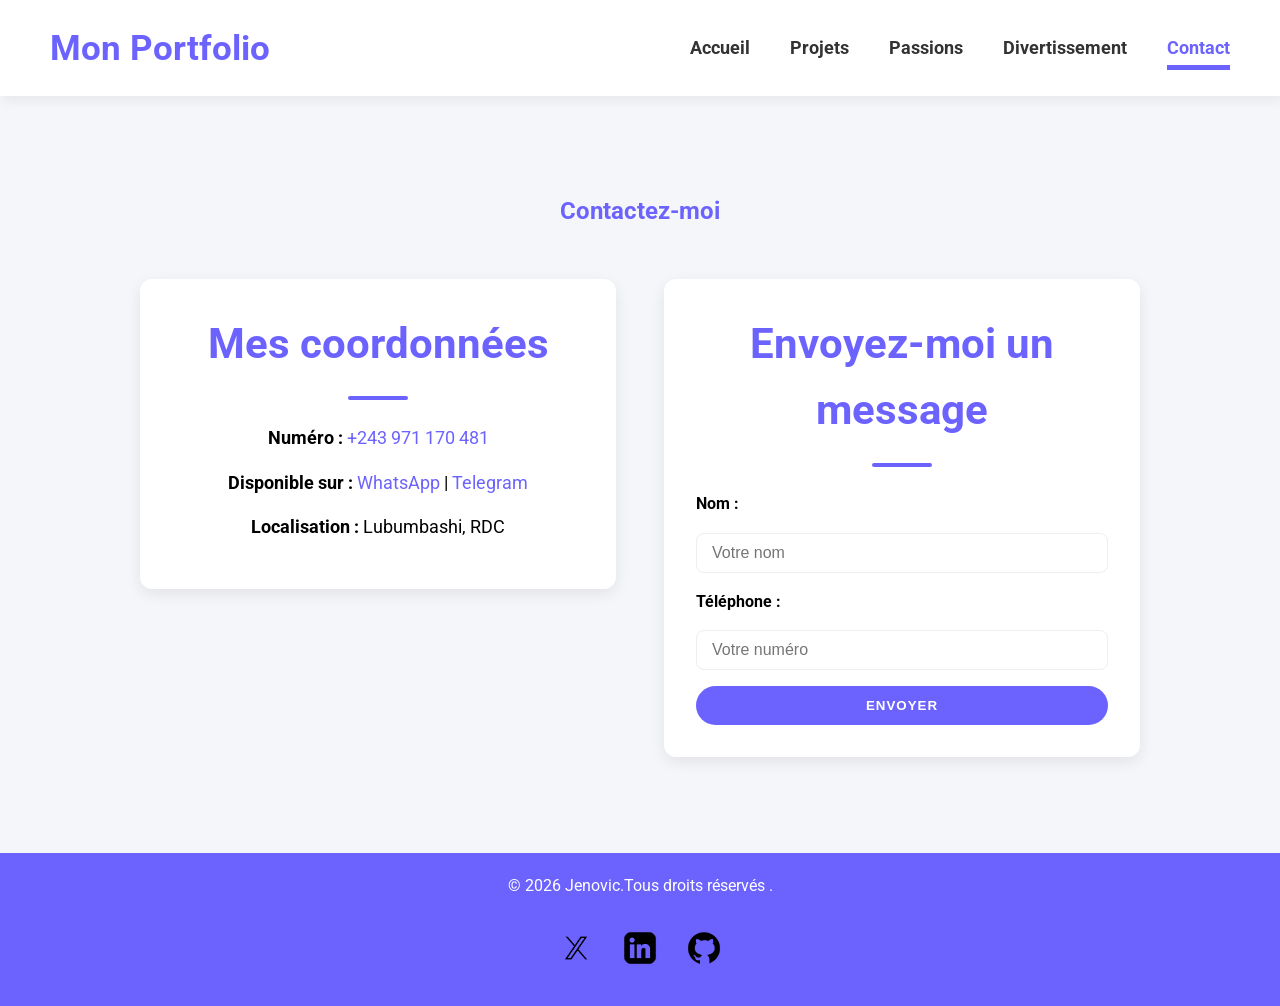
<file: contact.html>
<!DOCTYPE html>
<html lang="en">
<head>
    <meta charset="UTF-8">
    <meta name="viewport" content="width=device-width, initial-scale=1.0">
    <title>Mon Portfolio</title>
    <link rel="stylesheet" href="CSS/Style.css"> </head>
    <link rel="preconnect" href="https://fonts.googleapis.com">
    <link rel="preconnect" href="https://fonts.gstatic.com" crossorigin>
    <link href="https://fonts.googleapis.com/css2?family=Roboto:ital,wght@0,100..900;1,100..900&display=swap" rel="stylesheet">
</head>
<body> 
    <header> 
        <div> 
            <a href="">Mon Portfolio</a> 
        </div>
        <nav> 
            <ul> 
                <li><a href="index.html">Accueil</a></li> 
                <li><a href="projets.html">Projets</a></li> 
                <li><a href="passions.html">Passions</a></li> 
                <li><a href="divertissement.html">Divertissement</a></li> 
                <li><a href="contact.html"class="active">Contact</a></li> 
            </ul> 
        </nav> 
        
    </header> 
 <main>
       
    <section class="contact">
        <h1>Contactez-moi</h1>
        <div class="contact-container">
            <div class="contact-info">
                <h2>Mes coordonnées</h2>
                <p><strong>Numéro :</strong> <a href="tel:+243971170481">+243 971 170 481</a></p>
                <p><strong>Disponible sur :</strong> 
                    <a href="https://wa.me/243971170481" target="_blank">WhatsApp</a> | 
                    <a href="https://t.me/+243971170481" target="_blank">Telegram</a>
                </p>
                <p><strong>Localisation :</strong> Lubumbashi, RDC</p>
            </div>
            <div class="contact-form">
                <h2>Envoyez-moi un message</h2>
                <form>
                    <label for="nom">Nom :</label>
                    <input type="text" id="nom" name="nom" placeholder="Votre nom" required>

                    <label for="telephone">Téléphone :</label>
                    <input type="tel" id="telephone" name="telephone" placeholder="Votre numéro" required>

                    <button type="submit">Envoyer</button>
                </form>
            </div>
        </div>
    </section>
</main>
<footer>
    <p> © 2026 Jenovic.Tous droits réservés .
    </p>
    <img src="image/wika.png" alt="wika"width="40">
    <img src="image/wika2.png" alt="wika2"width="40">
    <img src="image/wika3.png" alt="wika3"width="40"> 
</footer>
</body>
</html>
</file>
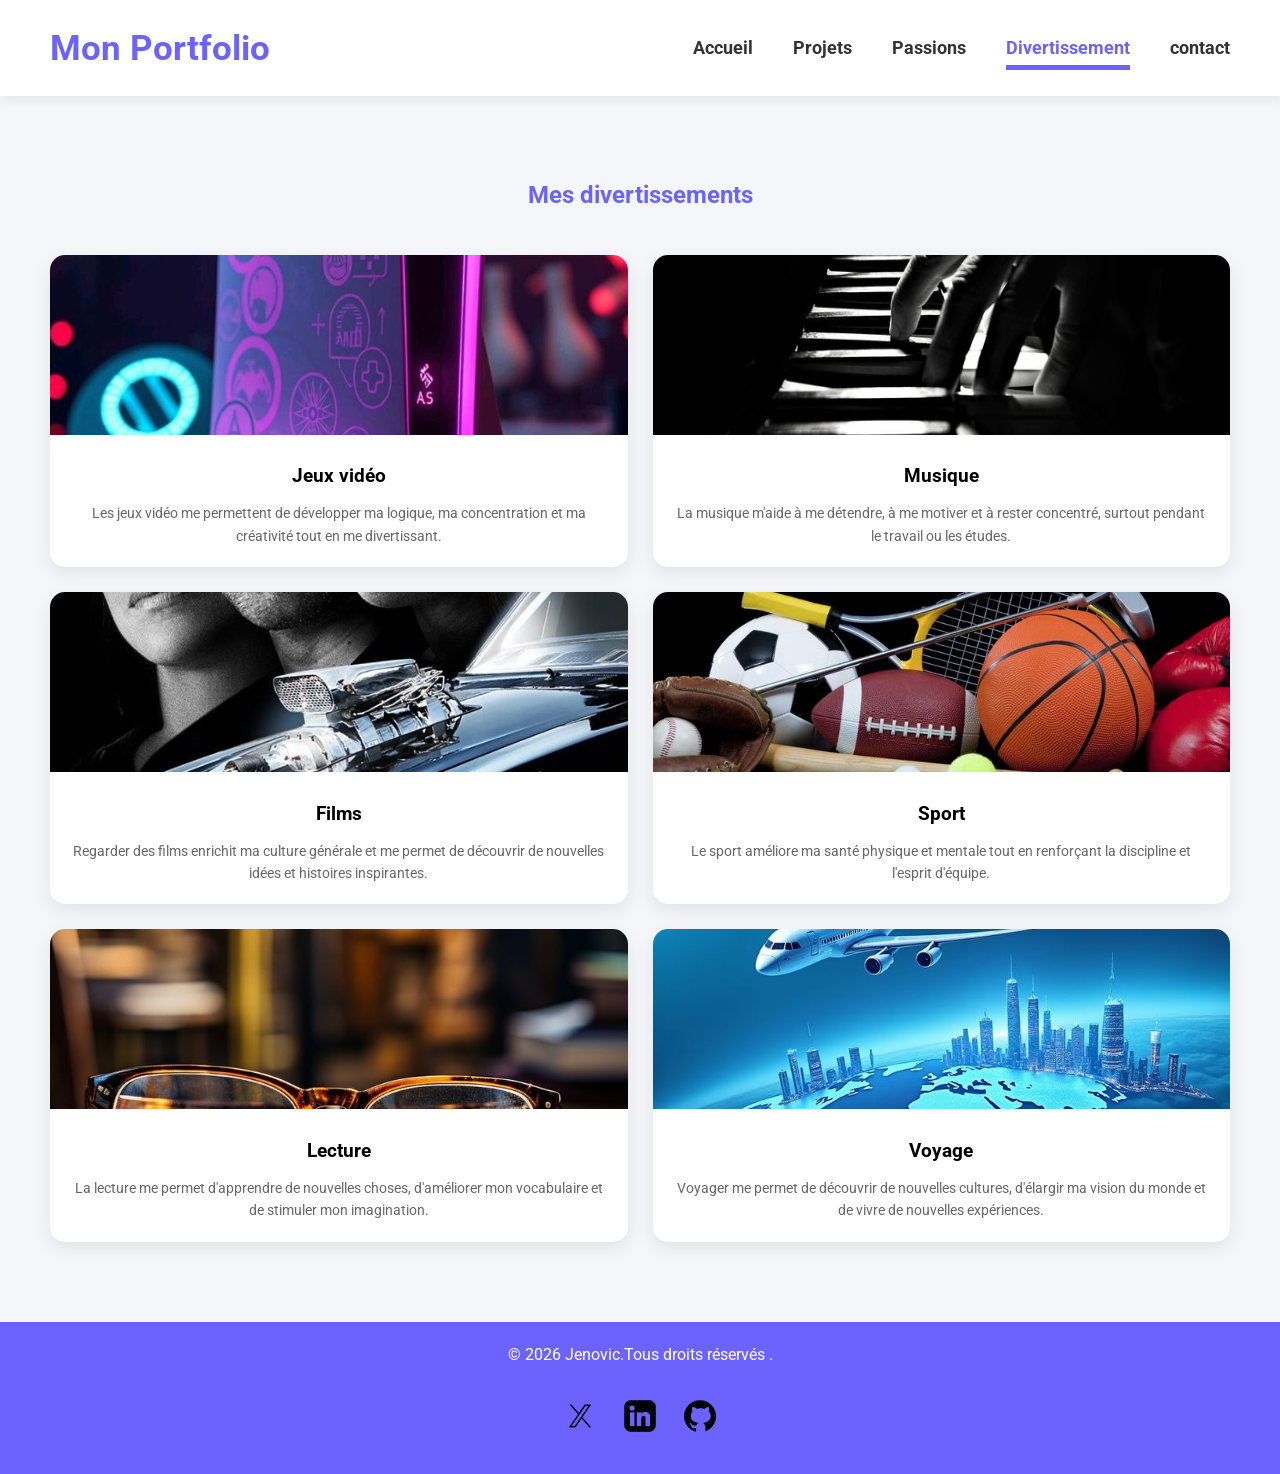
<file: divertissement.html>
<!DOCTYPE html>
<html lang="en">
<head>
    <meta charset="UTF-8">
    <meta name="viewport" content="width=device-width, initial-scale=1.0">
    <title>Mon Portfolio</title>
    <link rel="stylesheet" href="CSS/Style.css"> </head>
    <link rel="preconnect" href="https://fonts.googleapis.com">
    <link rel="preconnect" href="https://fonts.gstatic.com" crossorigin>
    <link href="https://fonts.googleapis.com/css2?family=Roboto:ital,wght@0,100..900;1,100..900&display=swap" rel="stylesheet">
</head>
<body> 
     <header> 
        <div> 
            <a href="">Mon Portfolio</a> 
        </div>
        <nav> 
            <ul> 
                <li><a href="index.html">Accueil</a></li> 
                <li><a href="projets.html">Projets</a></li> 
                <li><a href="passions.html">Passions</a></li> 
                <li><a href="divertissement.html"class="active">Divertissement</a></li> 
                <li><a href="contact.html">contact</a></li>
            </ul> 
        </nav> 
        
    </header> 
    <main>
    <section class="divertissement">
        <h1>Mes divertissements</h1>

        <div class="divertissement-container">

            <a href="#" class="carte-div">
                <img src="image/PlayStation.jpg" alt="PlayStation">
                <div class="contenu-div">
                    <i class="fas fa-gamepad"></i>
                    <h3>Jeux vidéo</h3>
                    <p>Les jeux vidéo me permettent de développer ma logique, ma concentration et ma créativité tout en me divertissant.</p>
                </div>
            </a>

            <a href="#" class="carte-div">
                <img src="image/piano.jpg" alt="piano">
                <div class="contenu-div">
                    <i class="fas fa-music"></i>
                    <h3>Musique</h3>
                    <p>La musique m'aide à me détendre, à me motiver et à rester concentré, surtout pendant le travail ou les études.</p>
                </div>
            </a>

            <a href="#" class="carte-div">
                <img src="image/fast_movie.jpg" alt="fast_movie">
                <div class="contenu-div">
                    <i class="fas fa-film"></i>
                    <h3>Films</h3>
                    <p>Regarder des films enrichit ma culture générale et me permet de découvrir de nouvelles idées et histoires inspirantes.</p>
                </div>
            </a>

            <a href="#" class="carte-div">
                <img src="image/sports.jpg" alt="Sports">
                <div class="contenu-div">
                    <i class="fas fa-football-ball"></i>
                    <h3>Sport</h3>
                    <p>Le sport améliore ma santé physique et mentale tout en renforçant la discipline et l'esprit d'équipe.</p>
                </div>
            </a>

            <a href="#" class="carte-div">
                <img src="image/lecture.jpg" alt="lecture">
                <div class="contenu-div">
                    <i class="fas fa-book"></i>
                    <h3>Lecture</h3>
                    <p>La lecture me permet d'apprendre de nouvelles choses, d'améliorer mon vocabulaire et de stimuler mon imagination.</p>
                </div>
            </a>

            <a href="#" class="carte-div">
                <img src="image/avion.jpg" alt="avion">
                <div class="contenu-div">
                    <i class="fas fa-plane"></i>
                    <h3>Voyage</h3>
                    <p>Voyager me permet de découvrir de nouvelles cultures, d'élargir ma vision du monde et de vivre de nouvelles expériences.</p>
                </div>
            </a>

        </div>
    </section>
</main>
    <footer>
        <p> © 2026 Jenovic.Tous droits réservés .</p>
        <img src="image/wika.png" alt="wika"width="40"><img src="image/wika2.png" alt="wika2"width="40"><img src="image/wika3.png" alt="wika3"width="40"> 
    </footer>
</body>
</html>
</file>
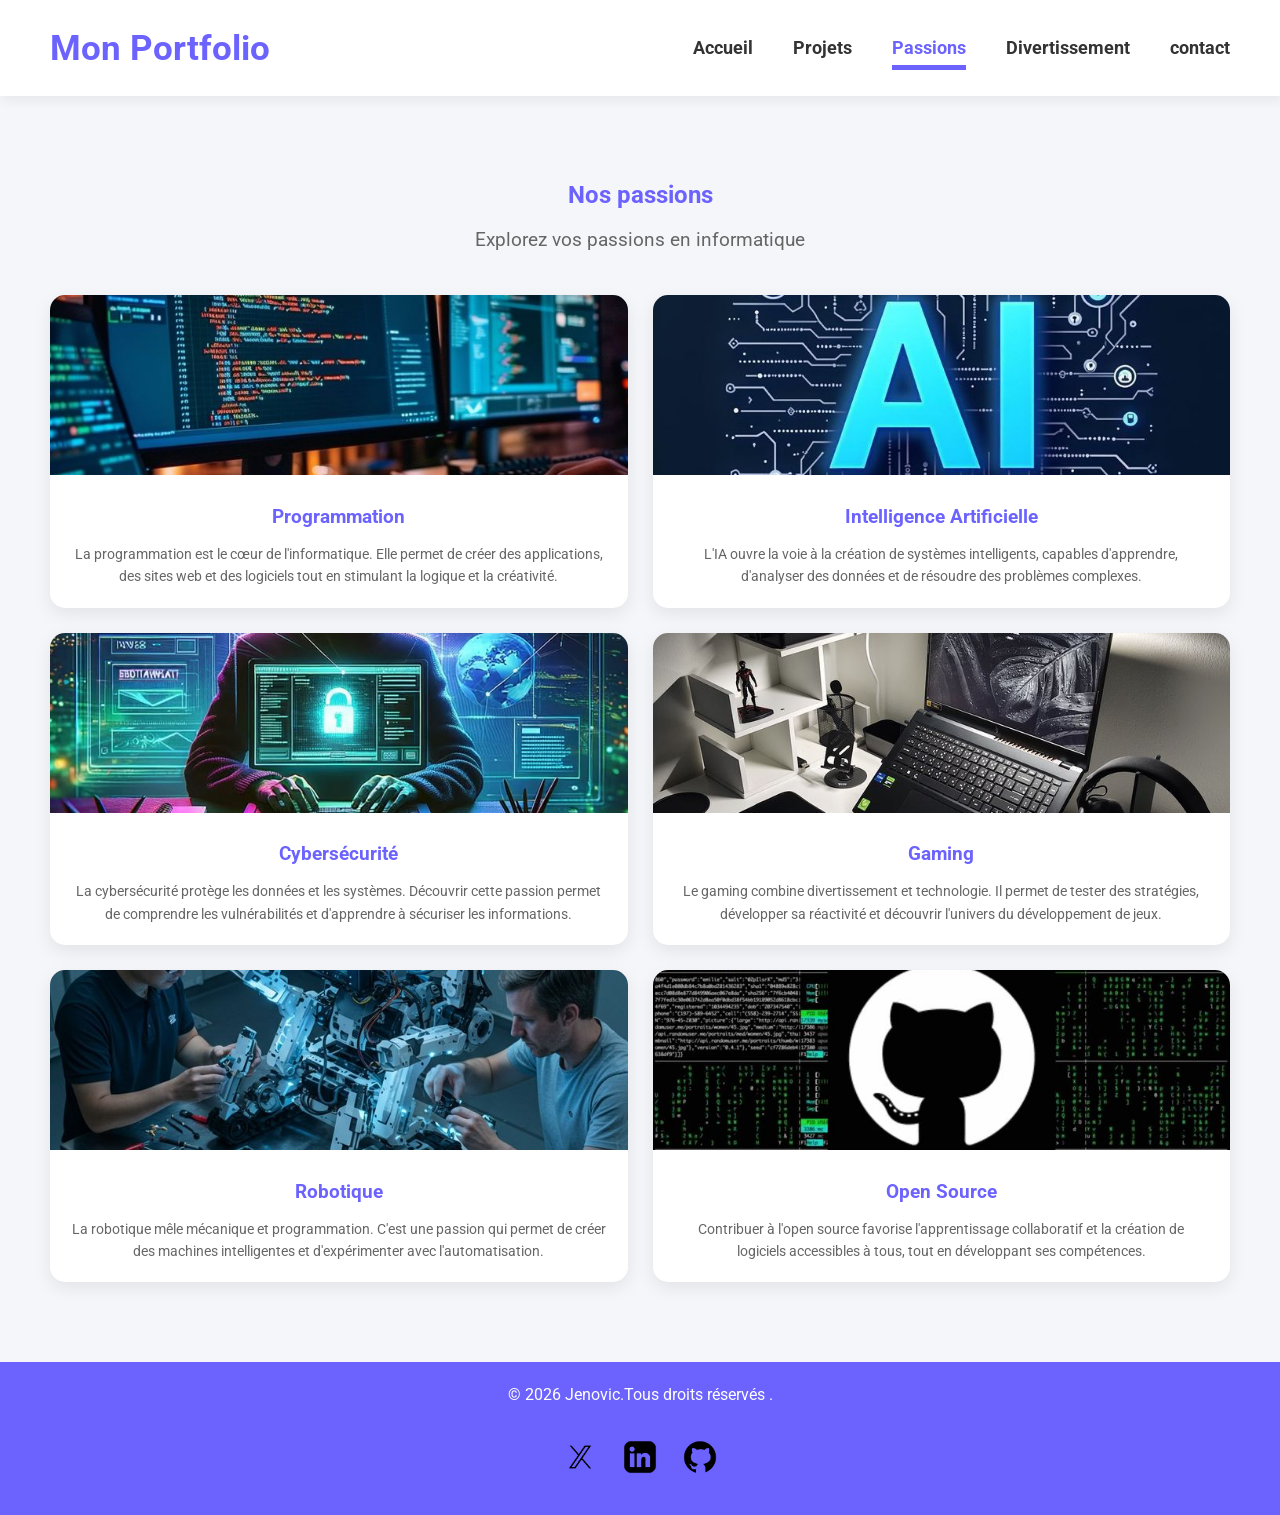
<file: passions.html>
<!DOCTYPE html>
<html lang="en">
<head>
    <meta charset="UTF-8">
    <meta name="viewport" content="width=device-width, initial-scale=1.0">
    <title>Mon Portfolio</title>
    <link rel="stylesheet" href="CSS/Style.css"> </head>
    <link rel="preconnect" href="https://fonts.googleapis.com">
    <link rel="preconnect" href="https://fonts.gstatic.com" crossorigin>
    <link href="https://fonts.googleapis.com/css2?family=Roboto:ital,wght@0,100..900;1,100..900&display=swap" rel="stylesheet">
</head>
<body> 
    <header> 
        <div> 
            <a href="">Mon Portfolio</a> 
        </div>
        <nav> 
            <ul> 
                <li><a href="index.html">Accueil</a></li> 
                <li><a href="projets.html">Projets</a></li> 
                <li><a href="passions.html"class="active">Passions</a></li> 
                <li><a href="divertissement.html">Divertissement</a></li> 
                <li><a href="contact.html">contact</a></li>
            </ul> 
        </nav> 
        
    </header> 
    <main>
    <section class="passions">
        <h1>Nos passions</h1>
        <p class="slogan">Explorez vos passions en informatique</p>

        <div class="passions-container">

            <div class="carte-passions">
                <img src="image/programmation.jpg" alt="Programmation">
                <div class="contenu-passions">
                    <h3>Programmation</h3>
                    <p>La programmation est le cœur de l'informatique. Elle permet de créer des applications, des sites web et des logiciels tout en stimulant la logique et la créativité.</p>
                </div>
            </div>

            <div class="carte-passions">
                <img src="image/IA.jpg" alt="IA">
                <div class="contenu-passions">
                    <h3>Intelligence Artificielle</h3>
                    <p>L'IA ouvre la voie à la création de systèmes intelligents, capables d'apprendre, d'analyser des données et de résoudre des problèmes complexes.</p>
                </div>
            </div>

            <div class="carte-passions">
                <img src="image/cyber_security.jpg" alt="Cyber_security">
                <div class="contenu-passions">
                    <h3>Cybersécurité</h3>
                    <p>La cybersécurité protège les données et les systèmes. Découvrir cette passion permet de comprendre les vulnérabilités et d'apprendre à sécuriser les informations.</p>
                </div>
            </div>

            <div class="carte-passions">
                <img src="image/game.jpg" alt="Game">
                <div class="contenu-passions">
                    <h3>Gaming</h3>
                    <p>Le gaming combine divertissement et technologie. Il permet de tester des stratégies, développer sa réactivité et découvrir l'univers du développement de jeux.</p>
                </div>
            </div>

            <div class="carte-passions">
                <img src="image/robot.jpg" alt="robot">
                <div class="contenu-passions">
                    <h3>Robotique</h3>
                    <p>La robotique mêle mécanique et programmation. C'est une passion qui permet de créer des machines intelligentes et d'expérimenter avec l'automatisation.</p>
                </div>
            </div>

            <div class="carte-passions">
                <img src="image/git_ op.jpg" alt="git_ op">
                <div class="contenu-passions">
                    <h3>Open Source</h3>
                    <p>Contribuer à l'open source favorise l'apprentissage collaboratif et la création de logiciels accessibles à tous, tout en développant ses compétences.</p>
                </div>
            </div>

        </div>
    </section>
</main>
    <footer>
        <p> © 2026 Jenovic.Tous droits réservés .</p>
        <img src="image/wika.png" alt="wika"width="40"><img src="image/wika2.png" alt="wika2"width="40"><img src="image/wika3.png" alt="wika3"width="40"> 
    </footer>
</body>
</html>
</file>
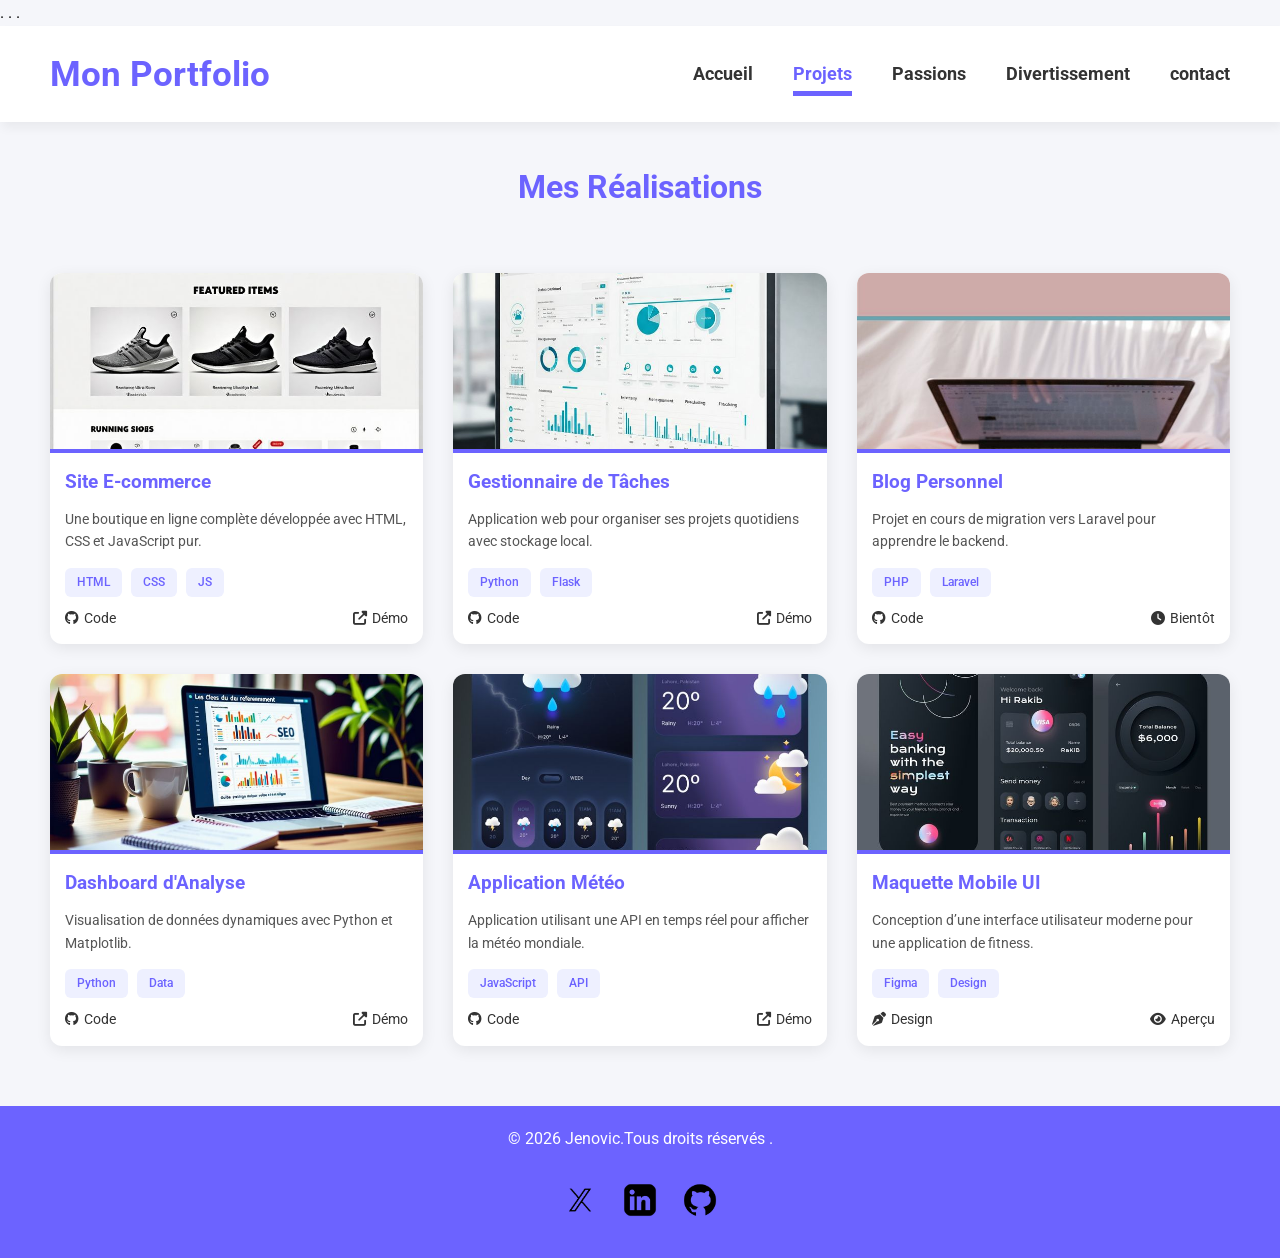
<file: projets.html>
<!DOCTYPE html>
<html lang="en">
<head>
    <meta charset="UTF-8">
    <meta name="viewport" content="width=device-width, initial-scale=1.0">
    <title>Mon Portfolio</title>
.   <link rel="stylesheet" href="CSS/Style.css">
.   <link rel="preconnect" href="https://fonts.googleapis.com">
    <link rel="preconnect" href="https://fonts.gstatic.com" crossorigin>
    <link href="https://fonts.googleapis.com/css2?family=Roboto&display=swap" rel="stylesheet">
.   <!-- icônes -->
    <link rel="stylesheet" href="https://cdnjs.cloudflare.com/ajax/libs/font-awesome/6.5.0/css/all.min.css">
</head>
<body> 
    <header> 
        <div> 
            <a href="">Mon Portfolio</a> 
        </div>
        <nav> 
            <ul> 
                <li><a href="index.html">Accueil</a></li> 
                <li><a href="projets.html"class="active">Projets</a></li> 
                <li><a href="passions.html">Passions</a></li> 
                <li><a href="divertissement.html">Divertissement</a></li> 
                <li><a href="contact.html">contact</a></li>
            </ul> 
        </nav> 
        
    </header> 
   <main>
        <h1>Mes Réalisations</h1>

    <section class="projets">
        <div class="projets-container">

            <!--first -->
            <div class="carte">
                <img src="image/e-commerce.jpg" alt="e-commerce">
                <div class="contenu">
                    <h3>Site E-commerce</h3>
                    <p>Une boutique en ligne complète développée avec HTML, CSS et JavaScript pur.</p>

                    <div class="tags">
                        <span>HTML</span>
                        <span>CSS</span>
                        <span>JS</span>
                    </div>

                    <div class="liens">
                     <a href="#"><i class="fab fa-github"></i> Code</a>
                     <a href="#"><i class="fas fa-external-link-alt"></i> Démo</a>

                    </div>
                </div>
            </div>

            <!--second -->
            <div class="carte">
                <img src="image/G.taches.jpg" alt="G.taches">
                <div class="contenu">
                    <h3>Gestionnaire de Tâches</h3>
                    <p>Application web pour organiser ses projets quotidiens avec stockage local.</p>

                    <div class="tags">
                        <span>Python</span>
                        <span>Flask</span>
                    </div>

                    <div class="liens">
                    <a href="#"><i class="fab fa-github"></i> Code</a>
                    <a href="#"><i class="fas fa-external-link-alt"></i> Démo</a>

                    </div>
                </div>
            </div>

            <!-- third-->
            <div class="carte">
                <img src="image/blog.jpg" alt="blog">
                <div class="contenu">
                    <h3>Blog Personnel</h3>
                    <p>Projet en cours de migration vers Laravel pour apprendre le backend.</p>

                    <div class="tags">
                        <span>PHP</span>
                        <span>Laravel</span>
                    </div>

                    <div class="liens">
                      <a href="#"><i class="fab fa-github"></i> Code</a>
                      <a href="#"><i class="fas fa-clock"></i> Bientôt</a>

                    </div>
                </div>
            </div>

            <!-- fourth-->
            <div class="carte">
                <img src="image/d.analyse.jpg" alt="d.analyse">
                <div class="contenu">
                    <h3>Dashboard d'Analyse</h3>
                    <p>Visualisation de données dynamiques avec Python et Matplotlib.</p>

                    <div class="tags">
                        <span>Python</span>
                        <span>Data</span>
                    </div>

                    <div class="liens">
                     <a href="#"><i class="fab fa-github"></i> Code</a>
                     <a href="#"><i class="fas fa-external-link-alt"></i> Démo</a>

                    </div>
                </div>
            </div>

            <!-- fifth-->
            <div class="carte">
                <img src="image/Météo.jpg" alt="Météo">
                <div class="contenu">
                    <h3>Application Météo</h3>
                    <p>Application utilisant une API en temps réel pour afficher la météo mondiale.</p>

                    <div class="tags">
                        <span>JavaScript</span>
                        <span>API</span>
                    </div>

                    <div class="liens">
                      <a href="#"><i class="fab fa-github"></i> Code</a>
                      <a href="#"><i class="fas fa-external-link-alt"></i> Démo</a>

                    </div>
                </div>
            </div>

            <!-- sixth -->
            <div class="carte">
                <img src="image/ui.mobile.jpg" alt="ui.mobile">
                <div class="contenu">
                    <h3>Maquette Mobile UI</h3>
                    <p>Conception d’une interface utilisateur moderne pour une application de fitness.</p>

                    <div class="tags">
                        <span>Figma</span>
                        <span>Design</span>
                    </div>

                    <div class="liens">
                    <a href="#"><i class="fas fa-pen-nib"></i> Design</a>
                    <a href="#"><i class="fas fa-eye"></i> Aperçu</a>

                    </div>
                </div>
            </div>

        </div>
    </section>
   </main>
   <footer>
        <p> © 2026 Jenovic.Tous droits réservés .
        </p>
        <img src="image/wika.png" alt="wika"width="40"><img src="image/wika2.png" alt="wika2"width="40"><img src="image/wika3.png" alt="wika3"width="40"> 
   </footer>
</body>
</html>
</file>
<file: CSS/Style.css>
:root{
    --violet-doux:#6C63FF;
    --violet-fonce:#534EDD;
    --orange-vif:#FFA726;
    --gris-tres-fonce:#333;
    --gris-fonce:#666;
    --gris-tres-clair:#F8F8F8;
    --gris-claire:#EEE;

}
*{
    margin: 0;
    padding: 0;
    box-sizing: border-box;
}

body {
    background-color: var(--gris-tres-clair);
    font-family: Roboto,sans-serif;
    line-height: 1.6;
}

header {
    background-color: white;
    box-shadow: 2px 6px 10px rgba(0, 0, 0, 0.05) ;
    position: sticky;
    top: 0;
    z-index: 100;
    display: flex;
    justify-content: space-between;
    align-items: center;
    padding: 2rem 3rem;
}

header div a {
    text-decoration: none;
    font-size: 2.2rem;
    font-weight: bold;
    color: var(--violet-doux);
}

ul li {
    list-style: none;
    margin-left: 20px;
}

ul {
    display: flex;
}

ul li a {
    text-decoration: none;
    color: var(--gris-tres-fonce);
    font-weight:bold;
    font-size: 1.1rem;
    position: relative;
    padding: 10px 0;

}

ul li a:hover {
    color: var(--violet-doux);
}

ul li a::after {
    content: '';
    position:absolute;
    left: 0;
    bottom: 0;
    height: 3px;
    width: 0;
    background-color: var(--violet-doux);
    transition: width 0.3s ease;
}

ul li a:hover::after {
    width: 100%;
}

a.active {
    color: var(--violet-doux);
}

a.active::after {
    width: 100%;
}

section.hero {
    display: flex;
    justify-content: center;
    align-items: center;
    gap: 5rem;
    text-align: center;
    margin: 10rem 2rem;
}

.hero img {
    width: 300px;
    height: 300px;
    object-fit: cover;
    border-radius: 50%;
    border: 8px solid var(--violet-doux);
 }

.hero h1 {
    color: var(--violet-doux);
    font-size: 4rem ;
    font-weight: 700;
    margin-bottom: 1.2rem;
 }

.hero p {
    color: var(--gris-fonce);
    font-size: 1.3rem;
    margin-bottom: 1.2rem;
 }

.hero a {
    text-decoration: none;
    display: inline-block;
    background-color: var(--violet-doux);
    color: white;
    padding: 15px 30px;
    border-radius: 50px;
    text-transform: uppercase;
    letter-spacing: 1.1px;
    font-weight: 600;
    margin-top: 1rem;
    transition: background-color 0.3s ease , transform 0.2s ease;
 }
.hero a:hover {
    background-color: var(--violet-fonce);
    transform: translateY(-3px);
}

.apropos {
    width: 800px;
    margin: 6rem auto;
    text-align: center;
}

section h2 {
    color: var(--violet-doux);
    font-size: 2.6rem;
    font-weight: 700;
    position: relative;
    text-align: center;
    
}
     
section h2::after {
    content: '';
    display: block;
    width: 60px;
    height: 4px;
    background-color: var(--violet-doux);
    margin: 1.2rem auto;
    border-radius: 2px;
}
.apropos p {
    margin-bottom: 2rem;
    color: var(--gris-fonce);
    font-size: 1.2rem
    
}

.compétences table {
    width: 80%;
    margin: 0 auto;
    border-collapse: collapse;
    background-color: #FFF;
    box-shadow: 0 5px 15px rgba(0, 0, 0, 0.08);
    border-radius: 10px;
    overflow: hidden;
}

.compétences table th,.compétences table td {
    padding: 15px;
}

.compétences table thead {
    background-color: var(--violet-doux);
    color: #FFF;
    text-transform: uppercase;
}

.compétences table tbody td {
    border-bottom: 1px solid var(--gris-claire);
}

.compétences table tbody tr:nth-child(even) {
    background-color: #fdfdfd;
}

.compétences table tbody tr {
    transition: background-color 0.3s ease;
}

.compétences table tbody tr:hover {
    background-color: #f0f0f0;
}

.compétences table thead th {
   text-align: left; 
}

footer p {
    color: white;
    margin-bottom: 1.2rem;
}

footer a {
   display :inline-block;
   font-size: 1.6rem;
   color: white;
   margin: 0 10px;
   transition: color 0.3s ease, transform 0.2s ease;
}

footer a:hover {
    color: var(--orange-vif);
    transform: translateY(-3px);
}

/* RESET */
* {
    margin: 0;
    padding: 0;
    box-sizing: border-box;
}

body {
    font-family: 'Roboto', sans-serif;
    background: #f5f6fa;
}

/* HEADER */
header {
    display: flex;
    justify-content: space-between;
    align-items: center;
    padding: 20px 50px;
    background: white;
}

header a {
    text-decoration: none;
    color: #6c63ff;
    font-weight: bold;
    font-size: 20px;
}

nav ul {
    display: flex;
    list-style: none;
    gap: 20px;
}

nav a {
    text-decoration: none;
    color: #333;
}

nav a.active {
    color: #6c63ff;
    border-bottom: 2px solid #6c63ff;
}

/* TITRE */
main h1 {
    text-align: center;
    margin: 40px 0;
    color: #6c63ff;
}

/* SECTION PROJETS */
.projets {
    padding: 20px 50px;
}

/* GRID */
.projets-container {
    display: grid;
    grid-template-columns: repeat(auto-fit, minmax(280px, 1fr));
    gap: 30px;
}

/* CARTE */
.carte {
    background: #fff;
    border-radius: 12px;
    overflow: hidden;
    box-shadow: 0 4px 15px rgba(0,0,0,0.08);
    transition: 0.3s;
}

.carte:hover {
    transform: translateY(-5px);
}

/* IMAGE + LIGNE VIOLETTE */
.carte img {
    width: 100%;
    height: 180px;
    object-fit: cover;
    display: block;
    border-bottom: 4px solid #6c63ff;
}

/* CONTENU */
.contenu {
    padding: 15px;
}

.contenu h3 {
    color: #6c63ff;
    margin-bottom: 10px;
}

.contenu p {
    font-size: 14px;
    color: #555;
}

/* TAGS */
.tags {
    margin: 10px 0;
}

.tags span {
    background: #eef0ff;
    color: #6c63ff;
    padding: 5px 12px;
    margin: 5px 5px 0 0;
    display: inline-block;
    border-radius: 6px;
    font-size: 12px;
    font-weight: 500;
}

/* LIENS */
.liens {
    display: flex;
    justify-content: space-between;
    margin-top: 10px;
}

.liens a {
    text-decoration: none;
    color: #333;
    font-size: 14px;
    display: flex;
    align-items: center;
    gap: 5px;
}

.liens a:hover {
    color: #6c63ff;
}

.liens i {
    font-size: 14px;
}


/* FOOTER */
footer {
    background: #6c63ff;
    color: white;
    text-align: center;
    padding: 20px;
    margin-top: 40px;
}

footer img {
    margin: 10px;
}

/* CONTACT */
.contact {
    width: 90%;
    max-width: 1000px;
    margin: 6rem auto;
    text-align: center;
}

.contact-container {
    display: flex;
    flex-wrap: wrap;
    gap: 3rem;
    justify-content: center;
    align-items: flex-start;
    margin-top: 3rem;
}

.contact-info, .contact-form {
    background: #fff;
    padding: 2rem;
    border-radius: 12px;
    box-shadow: 0 5px 15px rgba(0,0,0,0.08);
    flex: 1 1 300px;
    min-width: 300px;
}

.contact-info h2, .contact-form h2 {
    color: var(--violet-doux);
    margin-bottom: 1.5rem;
}

.contact-info p {
    font-size: 1.1rem;
    margin-bottom: 1rem;
}

.contact-info a {
    color: var(--violet-doux);
    text-decoration: none;
}

.contact-info a:hover {
    text-decoration: underline;
}

.contact-form form {
    display: flex;
    flex-direction: column;
    gap: 1rem;
}

.contact-form label {
    font-weight: bold;
    text-align: left;
}

.contact-form input {
    padding: 10px 15px;
    border: 1px solid var(--gris-claire);
    border-radius: 8px;
    font-size: 1rem;
}

.contact-form button {
    padding: 12px 20px;
    background-color: var(--violet-doux);
    color: white;
    font-weight: 600;
    border: none;
    border-radius: 50px;
    cursor: pointer;
    text-transform: uppercase;
    letter-spacing: 1px;
    transition: background-color 0.3s ease, transform 0.2s ease;
}

.contact-form button:hover {
    background-color: var(--violet-fonce);
    transform: translateY(-2px);
}

/* Responsive */
@media (max-width: 768px) {
    .contact-container {
        flex-direction: column;
        align-items: center;
    }
}

/* DIVERTISSEMENT */
.divertissement {
    padding: 40px 50px;
    text-align: center;
}

.divertissement h1 {
    color: var(--violet-doux);
    margin-bottom: 40px;
}

/* GRID */
.divertissement-container {
    display: grid;
    grid-template-columns: repeat(2, 1fr);
    gap: 25px;
}

/* CARTES CLIQUABLES */
.carte-div {
    background: #fff;
    border-radius: 15px;
    overflow: hidden;
    box-shadow: 0 6px 18px rgba(0,0,0,0.08);
    transition: all 0.3s ease;
    text-decoration: none;
    color: inherit;
    position: relative;
}

.carte-div:hover {
    transform: translateY(-8px) scale(1.02);
    box-shadow: 0 10px 25px rgba(0,0,0,0.15);
}

/* IMAGE */
.carte-div img {
    width: 100%;
    height: 180px;
    object-fit: cover;
    transition: transform 0.4s ease;
}

.carte-div:hover img {
    transform: scale(1.1);
}

/* CONTENU */
.contenu-div {
    padding: 20px;
}

/* ICÔNES */
.contenu-div i {
    font-size: 24px;
    color: var(--violet-doux);
    margin-bottom: 10px;
}

/* TITRE */
.contenu-div h3 {
    margin-bottom: 10px;
}

/* TEXTE */
.contenu-div p {
    font-size: 14px;
    color: var(--gris-fonce);
}

/* EFFET BORDURE ANIMÉE */
.carte-div::after {
    content: '';
    position: absolute;
    bottom: 0;
    left: 0;
    width: 0%;
    height: 4px;
    background: var(--violet-doux);
    transition: 0.3s;
}

.carte-div:hover::after {
    width: 100%;
}

/* IMAGE + LIGNE VIOLETTE */
.carte img {
    width: 100%;
    height: 180px;
    object-fit: cover;
    display: block;
    border-bottom: 4px solid #6c63ff;
    /* ← la petite bande violette */
}

/* RESPONSIVE */
@media (max-width: 768px) {
    .divertissement {
        padding: 20px;
    }
}

/* PASSIONS */
.passions {
    padding: 40px 50px;
    text-align: center;
}

.passions h1 {
    color: var(--violet-doux);
    margin-bottom: 10px;
}

.passions .slogan {
    font-size: 1.2rem;
    color: var(--gris-fonce);
    margin-bottom: 40px;
}

/* GRID */
.passions-container {
    display: grid;
    grid-template-columns: repeat(2 , 1fr) ;
    gap: 25px;
}

/* CARTES */
.carte-passions {
    background: #fff;
    border-radius: 15px;
    overflow: hidden;
    box-shadow: 0 6px 18px rgba(0,0,0,0.08);
    transition: all 0.3s ease;
    position: relative;
}

.carte-passions:hover {
    transform: translateY(-8px) scale(1.02);
    box-shadow: 0 10px 25px rgba(0,0,0,0.15);
}

/* IMAGE */
.carte-passions img {
    width: 100%;
    height: 180px;
    object-fit: cover;
    transition: transform 0.4s ease;
}

.carte-passions:hover img {
    transform: scale(1.1);
}

/* CONTENU */
.contenu-passions {
    padding: 20px;
}

.contenu-passions h3 {
    color: var(--violet-doux);
    margin-bottom: 10px;
}

.contenu-passions p {
    font-size: 14px;
    color: var(--gris-fonce);
}

/* EFFET BORDURE ANIMÉE */
.carte-passions::after {
    content: '';
    position: absolute;
    bottom: 0;
    left: 0;
    width: 0%;
    height: 4px;
    background: var(--violet-doux);
    transition: 0.3s;
}

.carte-passions:hover::after {
    width: 100%;
}

/* RESPONSIVE */
@media (max-width: 768px) {
    .passions {
        padding: 20px;
    }
}

@media (max-width: 600px) {
    
    .passions-container,
    .divertissement-container {
        grid-template-columns: repeat(2, 1fr);
    }
}
</file>
